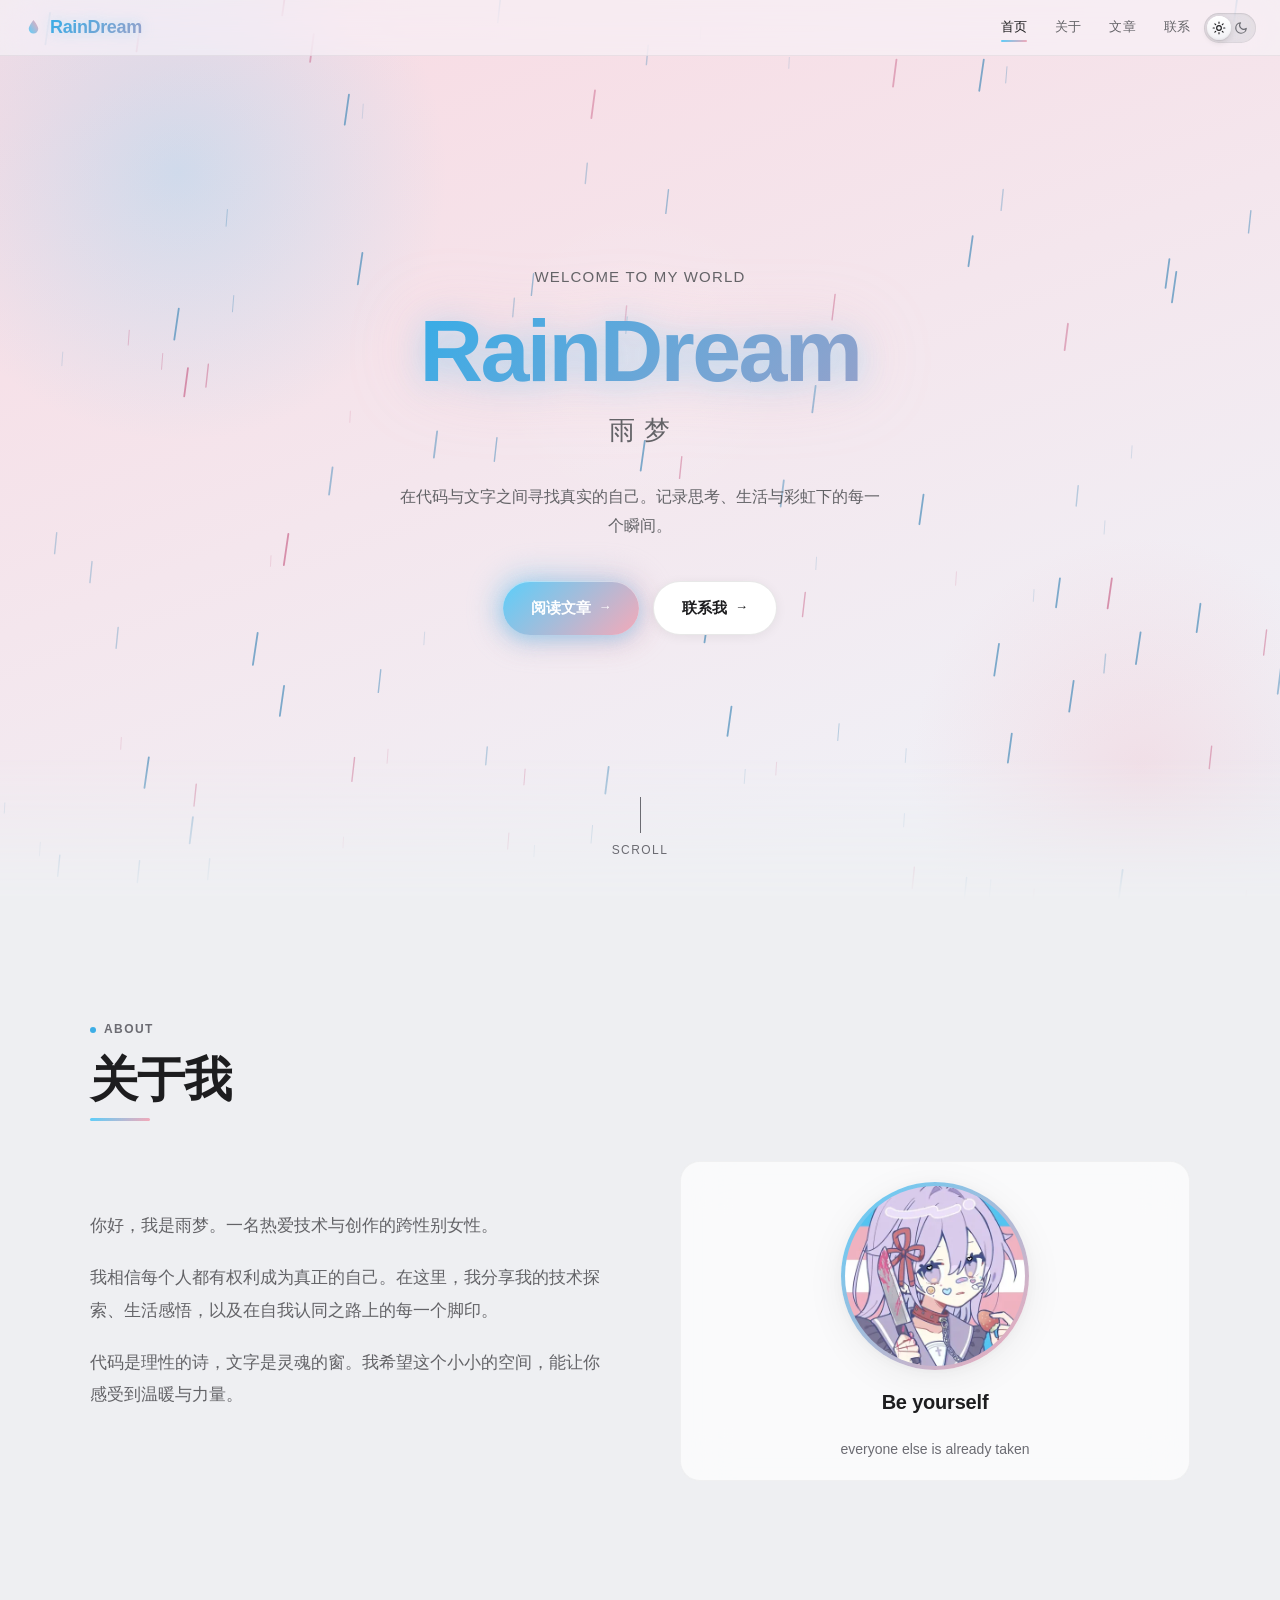
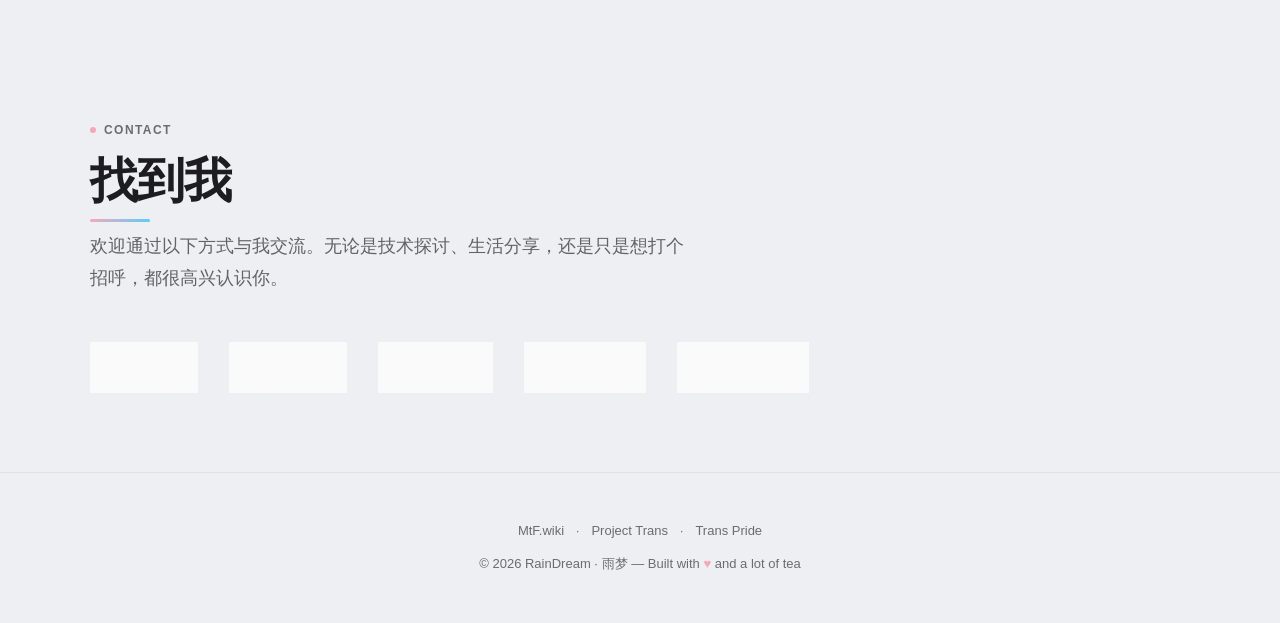
<file: index.html>
<!DOCTYPE html>
<html lang="zh-CN" data-theme="light">
<head>
<meta charset="UTF-8">
<meta name="viewport" content="width=device-width, initial-scale=1.0">
<title>RainDream · 雨梦</title>
<link rel="icon" href="data:image/svg+xml,%3Csvg%20xmlns%3D%22http%3A%2F%2Fwww.w3.org%2F2000%2Fsvg%22%20viewBox%3D%220%200%2064%2064%22%3E%0A%20%20%3Ccircle%20cx%3D%2232%22%20cy%3D%2232%22%20r%3D%2230%22%20fill%3D%22%23fff%22%20stroke%3D%22%23F5A9B8%22%20stroke-width%3D%223%22%2F%3E%0A%20%20%3Cpath%20d%3D%22M32%2012%20C32%2012%2C%2018%2014%2C%2014%2022%20C10%2030%2C%2022%2032%2C%2028%2028%20C22%2032%2C%2012%2038%2C%2018%2046%20C24%2054%2C%2036%2046%2C%2038%2040%20C34%2046%2C%2034%2056%2C%2044%2054%20C54%2052%2C%2050%2040%2C%2044%2036%20C50%2040%2C%2058%2036%2C%2054%2026%20C50%2016%2C%2040%2018%2C%2036%2024%22%20fill%3D%22none%22%20stroke%3D%22%23F5A9B8%22%20stroke-width%3D%223%22%20stroke-linecap%3D%22round%22%2F%3E%0A%3C%2Fsvg%3E">
<meta name="description" content="RainDream 雨梦的个人网站 — 记录思考、代码与生活的交集">
<meta name="theme-color" content="#eeeff2">
<link rel="canonical" href="https://raindream.top/">
<meta property="og:type" content="website">
<meta property="og:site_name" content="RainDream">
<meta property="og:title" content="RainDream · 雨梦">
<meta property="og:description" content="记录思考、代码与生活的交集">
<meta property="og:url" content="https://raindream.top/">
<meta property="og:image" content="https://raindream.top/avatar.jpg">
<meta name="twitter:card" content="summary">
<meta name="twitter:title" content="RainDream · 雨梦">
<meta name="twitter:description" content="记录思考、代码与生活的交集">
<meta name="twitter:image" content="https://raindream.top/avatar.jpg">
<script>
(function(){
document.documentElement.classList.add('js');
if('scrollRestoration' in history)history.scrollRestoration='manual';
var d=document.documentElement,t=null;
try{t=localStorage.getItem('theme');}catch(e){}
if(t==='dark')d.setAttribute('data-theme','dark');
else if(t==='light')d.setAttribute('data-theme','light');
else if(window.matchMedia&&window.matchMedia('(prefers-color-scheme: dark)').matches)d.setAttribute('data-theme','dark');
window.__setThemeColor=function(){var m=document.querySelector('meta[name="theme-color"]');if(m)m.setAttribute('content',d.getAttribute('data-theme')==='dark'?'#0a0a14':'#eeeff2');};
window.__setThemeColor();
if(!location.hash)window.addEventListener('load',function(){window.scrollTo({top:0,left:0,behavior:'auto'});});
})();
</script>
<link rel="stylesheet" href="styles.css">
<style>
/* ===== Preloader ===== */
html.is-loading,html.is-loading body{overflow:hidden}
.preloader{position:fixed;inset:0;z-index:9999;display:flex;align-items:center;justify-content:center;overflow:hidden;background:var(--preloader-bg);transition:opacity .45s cubic-bezier(.4,0,.2,1),visibility .45s}
.preloader.is-done{opacity:0;visibility:hidden;pointer-events:none}
.preloader-bg{position:absolute;inset:0;overflow:hidden}
.preloader-bg::before,.preloader-bg::after{content:'';position:absolute;border-radius:50%;opacity:.55}
.preloader-bg::before{width:520px;height:520px;left:-160px;top:-160px;background:radial-gradient(circle,rgba(91,206,250,.70),transparent 68%);animation:preloaderFloatA 9s ease-in-out infinite}
.preloader-bg::after{width:460px;height:460px;right:-140px;bottom:-160px;background:radial-gradient(circle,rgba(245,169,184,.68),transparent 68%);animation:preloaderFloatB 8s ease-in-out infinite}
.preloader-inner{position:relative;z-index:2;text-align:center;padding:0 28px;opacity:0;transform:translateY(14px) scale(.97);animation:preloaderIn .7s .12s cubic-bezier(.22,1,.36,1) forwards}
.preloader-mark{width:58px;height:58px;filter:drop-shadow(0 8px 18px rgba(91,206,250,.28));animation:preloaderMark 2.8s ease-in-out infinite}
.preloader-title{margin-top:18px;font-size:clamp(32px,7vw,52px);font-weight:800;letter-spacing:-.04em;background:linear-gradient(135deg,#5BCEFA,#F5A9B8);background-size:180% auto;-webkit-background-clip:text;-webkit-text-fill-color:transparent;background-clip:text;animation:preloaderTitle 4s ease infinite}
.preloader-subtitle{margin-top:7px;font-size:11px;font-weight:600;letter-spacing:.34em;text-transform:uppercase;color:var(--text-2)}
.preloader-progress{position:relative;width:min(300px,72vw);height:4px;margin:30px auto 0;border-radius:999px;background:var(--preloader-track);overflow:hidden}
.preloader-progress-bar{position:absolute;left:0;top:0;bottom:0;width:0;border-radius:inherit;background:linear-gradient(90deg,#5BCEFA,#F5A9B8);box-shadow:0 0 16px rgba(91,206,250,.55);overflow:hidden}
.preloader-progress-bar::after{content:'';position:absolute;inset:0;background:linear-gradient(110deg,transparent,rgba(255,255,255,.55),transparent);transform:translateX(-100%);animation:preloaderShine 1.4s ease-in-out infinite}
.preloader-meta{display:flex;justify-content:space-between;width:min(300px,72vw);margin:11px auto 0;font-size:11px;letter-spacing:.16em;color:var(--text-3);text-transform:uppercase}

/* ===== Hero ===== */
.hero{min-height:100vh;min-height:100svh;display:flex;align-items:center;justify-content:center;position:relative;overflow:hidden;padding:0 24px}
.hero-bg{position:absolute;top:-100%;left:-100%;width:300%;height:300%;background:var(--gradient-hero-light);z-index:0;transform:translate(33.3333%,0%);animation:heroFlow 8s ease infinite}
.hero-bg::before{content:'';position:absolute;top:0;left:0;right:0;bottom:0;background:var(--gradient-hero-dark);opacity:0;transition:opacity .5s cubic-bezier(.4,0,.2,1)}
[data-theme="dark"] .hero-bg::before{opacity:1}
.hero-blob{position:absolute;opacity:.7;transition:opacity .8s ease}
.hero-blob--blue{width:560px;height:560px;background:radial-gradient(circle,rgba(91,206,250,.36),transparent 68%);top:-12%;left:-8%;animation:floatBlue 7s ease-in-out infinite}
.hero-blob--pink{width:480px;height:480px;background:radial-gradient(circle,rgba(245,169,184,.34),transparent 68%);bottom:-12%;right:-8%;animation:floatPink 6s ease-in-out infinite}
.hero-blob--white{width:320px;height:320px;background:radial-gradient(circle,rgba(255,255,255,.22),transparent 70%);top:40%;left:50%;transform:translate(-50%,-50%);animation:floatWhite 9s ease-in-out infinite}
.hero-blob-wrap{position:absolute;top:0;left:0;right:0;bottom:0;inset:0;z-index:0}
.hero-rain{position:absolute;top:0;left:0;right:0;bottom:0;inset:0;z-index:1;pointer-events:none}
.hero--offscreen .hero-bg,.hero--offscreen .hero-blob{animation-play-state:paused}
.hero::after{content:'';position:absolute;left:0;right:0;bottom:0;height:clamp(90px,16vh,180px);background:var(--bg);-webkit-mask-image:linear-gradient(180deg,transparent,#000);mask-image:linear-gradient(180deg,transparent,#000);z-index:1;pointer-events:none;transition:background-color .5s cubic-bezier(.4,0,.2,1)}
.hero-content{position:relative;z-index:2;text-align:center;max-width:720px}
.hero-greeting{font-size:15px;font-weight:500;color:var(--text-2);letter-spacing:0.08em;text-transform:uppercase;margin-bottom:16px;opacity:0;animation:fadeUp .6s .05s ease forwards}
.hero-name{font-size:clamp(48px,8vw,88px);font-weight:800;letter-spacing:-0.03em;line-height:1.05;margin-bottom:12px;background:var(--gradient-title);background-size:200% auto;-webkit-background-clip:text;-webkit-text-fill-color:transparent;background-clip:text;opacity:0;animation:fadeUp .6s .12s ease forwards,textFlow 3s .5s ease 2;filter:drop-shadow(0 3px 16px rgba(91,206,250,.45)) drop-shadow(0 0 34px rgba(245,169,184,.30))}
[data-theme="dark"] .hero-name{filter:drop-shadow(0 3px 18px rgba(91,206,250,.50)) drop-shadow(0 0 42px rgba(245,169,184,.35))}
.hero-sub{font-size:clamp(18px,3vw,26px);font-weight:400;color:var(--text-2);letter-spacing:0.04em;margin-bottom:32px;opacity:0;animation:fadeUp .6s .2s ease forwards}
.hero-desc{font-size:16px;color:var(--text-2);max-width:480px;margin:0 auto 40px;line-height:1.8;opacity:0;animation:fadeUp .6s .28s ease forwards}
.hero-actions{display:flex;gap:14px;justify-content:center;flex-wrap:wrap;opacity:0;animation:fadeUp .6s .36s ease forwards}
.hero-btn{display:inline-flex;align-items:center;gap:8px;padding:14px 28px;border-radius:28px;font-size:15px;font-weight:600;letter-spacing:-0.01em;transition:all .35s cubic-bezier(.25,.1,.25,1);position:relative}
.hero-btn--primary{background:var(--gradient-accent);color:#fff;box-shadow:0 4px 18px rgba(91,206,250,.45),0 6px 26px rgba(245,169,184,.28),inset 0 1px 0 rgba(255,255,255,.45)}
.hero-btn--primary::before{content:'';position:absolute;top:-6px;left:-6px;right:-6px;bottom:-6px;border-radius:34px;background:var(--gradient-accent);filter:blur(15px);opacity:.5;z-index:-1;pointer-events:none;animation:btnGlow 4.6s ease-in-out infinite}
.hero-btn--primary:hover{transform:translateY(-2px);box-shadow:0 8px 30px rgba(91,206,250,.60),0 10px 40px rgba(245,169,184,.38),inset 0 1px 0 rgba(255,255,255,.55)}
.hero-btn--primary:hover::before{opacity:.85;filter:blur(19px)}
.hero-btn--primary:active{transform:translateY(0)}
.hero-btn--secondary{background:var(--bg-card-solid);backdrop-filter:blur(16px);-webkit-backdrop-filter:blur(16px);color:var(--text);border:1px solid rgba(0,0,0,.09);box-shadow:0 2px 12px rgba(0,0,0,.06)}
[data-theme="dark"] .hero-btn--secondary{background:var(--bg-card);border-color:var(--border);box-shadow:var(--shadow-sm)}
.hero-btn--secondary:hover{transform:translateY(-2px);border-color:rgba(91,206,250,.5);box-shadow:0 8px 26px rgba(91,206,250,.24);background:var(--bg-card-solid)}
.hero-btn--secondary:active{transform:translateY(0)}
.hero-btn-arrow{display:inline-block;transition:transform .3s ease;font-size:13px}
.hero-btn:hover .hero-btn-arrow{transform:translateX(3px)}
.hero-scroll{position:absolute;bottom:40px;left:0;right:0;display:flex;flex-direction:column;align-items:center;z-index:2;opacity:0;animation:fadeUp .6s .44s ease forwards}
.hero-scroll span{display:block;width:1px;height:36px;background:var(--text-3);margin:0 auto 8px;animation:scrollPulse 2s ease-in-out infinite}
.hero-scroll small{font-size:12px;letter-spacing:0.12em;text-transform:uppercase;color:var(--text-3)}

/* ===== 联系区专属修饰 ===== */
#contact .section-label::before{background:var(--pink)}
#contact .section-title::after{background:linear-gradient(90deg,#F5A9B8,#5BCEFA)}

/* ===== About ===== */
.about-grid{display:grid;grid-template-columns:1fr 1fr;gap:80px;align-items:center;margin-top:32px}
.about-text p{font-size:17px;line-height:1.9;color:var(--text-2);margin-bottom:20px}
.about-visual{position:relative;height:320px;border-radius:20px;overflow:hidden;background:var(--bg-card);backdrop-filter:blur(24px);-webkit-backdrop-filter:blur(24px);border:1px solid var(--border-card);display:flex;align-items:center;justify-content:center}
.about-avatar{width:188px;height:188px;border-radius:50%;object-fit:cover;padding:4px;background:var(--gradient-accent);border:0;box-shadow:var(--shadow);animation:avatarHalo 3.8s ease-out infinite}
/* 头像滚出视口后暂停光环动画：box-shadow 动画每帧都会重绘，看不见时没必要算 */
.about--offscreen .about-avatar{animation-play-state:paused}
.about-visual-inner{text-align:center;display:flex;flex-direction:column;align-items:center;gap:16px}
.about-visual-text{font-size:20px;font-weight:600;color:var(--text);letter-spacing:-0.01em}
.about-visual-sub{font-size:14px;color:var(--text-3);margin-top:4px}

/* ===== Contact ===== */
.contact-grid{display:flex;gap:32px;flex-wrap:wrap;margin-top:48px}
.contact-link{display:flex;align-items:center;gap:10px;padding:12px 20px;border-radius:12px;background:var(--bg-card);backdrop-filter:blur(16px);-webkit-backdrop-filter:blur(16px);border:1px solid var(--border-card);font-size:15px;font-weight:500;color:var(--text-2);transition:all .3s ease}
.contact-link:hover{color:var(--text);border-color:var(--border);transform:translateY(-2px);box-shadow:var(--shadow)}
.contact-link-icon{width:18px;height:18px;flex-shrink:0;transition:transform .45s cubic-bezier(.32,.72,0,1),color .3s ease}
.contact-link:hover .contact-link-icon{transform:translateY(-2px) scale(1.12);color:var(--blue)}

/* ===== 动画（首页专属） ===== */
@keyframes fadeUp{from{opacity:0;transform:translateY(24px)}to{opacity:1;transform:translateY(0)}}
@keyframes float{0%,100%{transform:translateY(0)}50%{transform:translateY(-20px)}}
@keyframes scrollPulse{0%,100%{opacity:.3;transform:scaleY(1)}50%{opacity:1;transform:scaleY(1.4)}}
@keyframes heroFlow{0%{transform:translate(33.3333%,0%)}20%{transform:translate(-20%,20%)}40%{transform:translate(6.6667%,-26.6667%)}60%{transform:translate(-33.3333%,13.3333%)}80%{transform:translate(20%,-20%)}100%{transform:translate(33.3333%,0%)}}
@keyframes floatBlue{0%{transform:translate(0,0) scale(1)}18%{transform:translate(50px,-30px) scale(1.1)}36%{transform:translate(-25px,40px) scale(0.92)}54%{transform:translate(-45px,-20px) scale(1.05)}72%{transform:translate(20px,35px) scale(0.95)}90%{transform:translate(35px,-45px) scale(1.07)}100%{transform:translate(0,0) scale(1)}}
@keyframes floatPink{0%{transform:translate(0,0) scale(1)}16%{transform:translate(-40px,-35px) scale(1.08)}32%{transform:translate(30px,30px) scale(0.9)}48%{transform:translate(45px,-25px) scale(1.06)}64%{transform:translate(-20px,45px) scale(0.94)}80%{transform:translate(-35px,-40px) scale(1.04)}100%{transform:translate(0,0) scale(1)}}
@keyframes floatWhite{0%{transform:translate(-50%,-50%) scale(1)}25%{transform:translate(-40%,-60%) scale(1.1)}50%{transform:translate(-60%,-40%) scale(0.92)}75%{transform:translate(-50%,-55%) scale(1.06)}100%{transform:translate(-50%,-50%) scale(1)}}
@keyframes btnGlow{0%,100%{opacity:.40;transform:scale(.97)}50%{opacity:.70;transform:scale(1.03)}}
@keyframes avatarHalo{0%{box-shadow:var(--shadow),0 0 0 0 var(--blue-soft)}70%{box-shadow:var(--shadow),0 0 0 16px rgba(91,206,250,0)}100%{box-shadow:var(--shadow),0 0 0 0 rgba(91,206,250,0)}}
@keyframes preloaderIn{to{opacity:1;transform:none}}
@keyframes preloaderFloatA{0%,100%{transform:translate(0,0) scale(1)}50%{transform:translate(35px,25px) scale(1.08)}}
@keyframes preloaderFloatB{0%,100%{transform:translate(0,0) scale(1)}50%{transform:translate(-28px,-32px) scale(1.06)}}
@keyframes preloaderMark{0%,100%{transform:translateY(0) rotate(0)}50%{transform:translateY(-6px) rotate(3deg)}}
@keyframes preloaderTitle{0%,100%{background-position:0 50%}50%{background-position:100% 50%}}
@keyframes preloaderShine{0%{transform:translateX(-100%)}60%,100%{transform:translateX(100%)}}

/* ===== 减少动态效果（首页专属元素） ===== */
@media (prefers-reduced-motion:reduce){
.hero-greeting,.hero-name,.hero-sub,.hero-desc,.hero-actions,.hero-scroll{opacity:1 !important;transform:none !important;animation:none !important;transition:none !important}
.hero-bg,.hero-bg::before,.hero-blob,.about-avatar,.hero-btn--primary::before{animation:none !important;transition:none !important}
.hero::after{transition:none !important}
.hero-bg{transform:translate(33.3333%,33.3333%) !important}
}

/* ===== 首屏进场前隐藏导航与 Hero（由预加载控制） ===== */
html.js:not(.app-ready) .nav,
html.js:not(.app-ready) .nav-logo,
html.js:not(.app-ready) .nav-links a,
html.js:not(.app-ready) .theme-toggle,
html.js:not(.app-ready) .hero-greeting,
html.js:not(.app-ready) .hero-name,
html.js:not(.app-ready) .hero-sub,
html.js:not(.app-ready) .hero-desc,
html.js:not(.app-ready) .hero-actions,
html.js:not(.app-ready) .hero-scroll{opacity:0 !important;animation:none !important}
html.js:not(.app-ready) .nav{transform:translateY(-56px)}
html.js:not(.app-ready) .hero-greeting,
html.js:not(.app-ready) .hero-sub,
html.js:not(.app-ready) .hero-desc,
html.js:not(.app-ready) .hero-actions,
html.js:not(.app-ready) .hero-scroll{transform:translateY(18px)}

/* ===== 响应式（首页专属） ===== */
@media(max-width:1024px){
.about-grid{gap:48px}
.about-visual{height:280px}
}
@media(max-width:768px){
.hero-blob--blue{width:280px;height:280px}
.hero-blob--pink{width:240px;height:240px}
.hero-blob--white{width:180px;height:180px}
.hero-actions{flex-direction:column;align-items:center}
.hero-btn{width:100%;max-width:280px;justify-content:center}
.about-grid{grid-template-columns:1fr;gap:40px}
.about-visual{height:260px}
.about-avatar{width:148px;height:148px}
.contact-grid{flex-direction:column;align-items:stretch}
.contact-link{justify-content:center}
.hero-scroll{bottom:24px}
}
@media(max-width:480px){
.hero-name{font-size:clamp(38px,10vw,52px)}
.hero-sub{font-size:18px}
.hero-desc{font-size:14px;padding:0 8px}
.hero-greeting{font-size:13px}
.section-title{font-size:28px}
.section-desc{font-size:15px}
.about-visual{height:220px}
.about-avatar{width:128px;height:128px}
.about-text p{font-size:15px}
}

/* 老浏览器不支持背景模糊时改用不透明底色 */
@supports not ((backdrop-filter:blur(1px)) or (-webkit-backdrop-filter:blur(1px))){
.contact-link,.about-visual{background:var(--bg-card-solid)}
}
</style>
<noscript><style>.reveal{opacity:1 !important;transform:none !important}.preloader{display:none !important}</style></noscript>
</head>
<body>

<a class="skip-link" href="#main">跳到主要内容</a>

<div class="preloader" id="preloader" aria-hidden="true">
<div class="preloader-bg" aria-hidden="true"></div>
<div class="preloader-inner">
<svg class="preloader-mark" width="64" height="64" viewBox="0 0 64 64" aria-hidden="true"><defs><linearGradient id="preloaderGrad" x1="0" y1="0" x2="1" y2="1"><stop offset="0%" stop-color="#5BCEFA"/><stop offset="100%" stop-color="#F5A9B8"/></linearGradient></defs><path d="M32 6c0 0-20 18.4-20 33a20 20 0 0 0 40 0C52 24.4 32 6 32 6Z" fill="url(#preloaderGrad)"/></svg>
<h1 class="preloader-title">RainDream</h1>
<p class="preloader-subtitle">Personal Website</p>
<div class="preloader-progress"><span class="preloader-progress-bar" id="preloaderBar"></span></div>
<div class="preloader-meta"><span id="preloaderPercent">0%</span><span>Loading</span></div>
</div>
</div>

<!-- Navigation -->
<nav class="nav" id="nav">
<a href="#hero" class="nav-logo"><svg class="logo-mark" width="19" height="19" viewBox="0 0 24 24" aria-hidden="true"><defs><linearGradient id="logoGrad" x1="0" y1="1" x2="1" y2="0"><stop offset="0%" stop-color="#5BCEFA"/><stop offset="100%" stop-color="#F5A9B8"/></linearGradient></defs><path d="M12 2.4C12 2.4 6 9.6 6 13.6a6 6 0 0 0 12 0c0-4-6-11.2-6-11.2z" fill="url(#logoGrad)"/></svg><span class="logo-text">RainDream</span></a>
<div class="nav-actions">
<button class="nav-burger" id="navBurger" aria-label="打开菜单" aria-expanded="false" aria-controls="navLinks"><svg width="20" height="20" viewBox="0 0 24 24" fill="none" stroke="currentColor" stroke-width="2" stroke-linecap="round"><path d="M3 6h18M3 12h18M3 18h18"/></svg></button>
<div class="nav-links" id="navLinks">
<a href="#hero" class="active">首页</a>
<a href="#about">关于</a>
<a href="blog.html">文章</a>
<a href="#contact">联系</a>
</div>
<button class="theme-toggle" id="themeToggle" role="switch" aria-label="切换深浅色模式" aria-checked="false">
<svg class="toggle-icon toggle-sun" width="12" height="12" viewBox="0 0 24 24" fill="none" stroke="currentColor" stroke-width="2" stroke-linecap="round" stroke-linejoin="round" aria-hidden="true"><circle cx="12" cy="12" r="4"/><path d="M12 2v2M12 20v2M4.93 4.93l1.41 1.41M17.66 17.66l1.41 1.41M2 12h2M20 12h2M6.34 17.66l-1.41 1.41M19.07 4.93l-1.41 1.41"/></svg>
<svg class="toggle-icon toggle-moon" width="12" height="12" viewBox="0 0 24 24" fill="none" stroke="currentColor" stroke-width="2" stroke-linecap="round" stroke-linejoin="round" aria-hidden="true"><path d="M21 12.79A9 9 0 1 1 11.21 3 7 7 0 0 0 21 12.79z"/></svg>
</button>
</div>
</nav>

<main id="main">
<!-- Hero -->
<section class="hero" id="hero">
<div class="hero-bg"></div>
<div class="hero-blob-wrap" id="blobWrap0"><div class="hero-blob hero-blob--blue"></div></div>
<div class="hero-blob-wrap" id="blobWrap1"><div class="hero-blob hero-blob--pink"></div></div>
<div class="hero-blob-wrap" id="blobWrap2"><div class="hero-blob hero-blob--white"></div></div>
<canvas class="hero-rain" id="rain" aria-hidden="true"></canvas>
<div class="hero-content">
<p class="hero-greeting">Welcome to my world</p>
<h1 class="hero-name">RainDream</h1>
<p class="hero-sub">雨 梦</p>
<p class="hero-desc">在代码与文字之间寻找真实的自己。记录思考、生活与彩虹下的每一个瞬间。</p>
<div class="hero-actions">
<a href="blog.html" class="hero-btn hero-btn--primary">
阅读文章<span class="hero-btn-arrow">→</span>
</a>
<a href="#contact" class="hero-btn hero-btn--secondary scroll-link">
联系我<span class="hero-btn-arrow">→</span>
</a>
</div>
</div>
<div class="hero-scroll">
<span></span>
<small>Scroll</small>
</div>
</section>

<!-- About -->
<section class="section" id="about">
<div class="section-inner">
<p class="section-label reveal">About</p>
<h2 class="section-title reveal">关于我</h2>
<div class="about-grid">
<div class="about-text reveal">
<p>你好，我是雨梦。一名热爱技术与创作的跨性别女性。</p>
<p>我相信每个人都有权利成为真正的自己。在这里，我分享我的技术探索、生活感悟，以及在自我认同之路上的每一个脚印。</p>
<p>代码是理性的诗，文字是灵魂的窗。我希望这个小小的空间，能让你感受到温暖与力量。</p>
</div>
<div class="about-visual reveal">
<div class="about-visual-inner">
<img src="avatar.webp" alt="雨梦" class="about-avatar" width="188" height="188" decoding="async" loading="lazy">
<div class="about-visual-text">Be yourself</div>
<div class="about-visual-sub">everyone else is already taken</div>
</div>
</div>
</div>
</div>
</section>

<!-- Contact -->
<section class="section" id="contact" style="padding-bottom:80px">
<div class="section-inner">
<p class="section-label reveal">Contact</p>
<h2 class="section-title reveal">找到我</h2>
<p class="section-desc reveal">欢迎通过以下方式与我交流。无论是技术探讨、生活分享，还是只是想打个招呼，都很高兴认识你。</p>
<div class="contact-grid reveal">
<a href="mailto:yuxuerumeng@outlook.com" class="contact-link">
<svg class="contact-link-icon" width="18" height="18" viewBox="0 0 24 24" fill="none" stroke="currentColor" stroke-width="2" stroke-linecap="round" stroke-linejoin="round" aria-hidden="true"><rect x="2" y="4" width="20" height="16" rx="2"/><path d="m22 7-8.97 5.7a1.94 1.94 0 0 1-2.06 0L2 7"/></svg> Email
</a>
<a href="https://github.com/yuxuerumeng" target="_blank" rel="noopener" class="contact-link">
<svg class="contact-link-icon" width="18" height="18" viewBox="0 0 24 24" fill="currentColor" aria-hidden="true"><path d="M12 0C5.37 0 0 5.37 0 12c0 5.31 3.435 9.795 8.205 11.385.6.105.825-.255.825-.57 0-.285-.015-1.23-.015-2.235-3.015.555-3.795-.735-4.035-1.41-.135-.345-.72-1.41-1.23-1.695-.42-.225-1.02-.78-.015-.795.945-.015 1.62.87 1.845 1.23 1.08 1.815 2.805 1.305 3.495.99.105-.78.42-1.305.765-1.605-2.67-.3-5.46-1.335-5.46-5.925 0-1.305.465-2.385 1.23-3.225-.12-.3-.54-1.53.12-3.18 0 0 1.005-.315 3.3 1.23.96-.27 1.98-.405 3-.405s2.04.135 3 .405c2.295-1.56 3.3-1.23 3.3-1.23.66 1.65.24 2.88.12 3.18.765.84 1.23 1.905 1.23 3.225 0 4.605-2.805 5.625-5.475 5.925.435.375.81 1.095.81 2.22 0 1.605-.015 2.895-.015 3.3 0 .315.225.69.825.57A12.02 12.02 0 0 0 24 12c0-6.63-5.37-12-12-12Z"/></svg> GitHub
</a>
<a href="https://x.com/ReverieNya" target="_blank" rel="noopener" class="contact-link">
<svg class="contact-link-icon" width="18" height="18" viewBox="0 0 24 24" fill="currentColor" aria-hidden="true"><path d="M18.244 2.25h3.308l-7.227 8.26 8.502 11.24H16.17l-5.214-6.817L4.99 21.75H1.68l7.73-8.835L1.254 2.25H8.08l4.713 6.231zm-1.161 17.52h1.833L7.084 4.126H5.117z"/></svg> Twitter
</a>
<a href="https://discord.com/users/1140592993917739130" target="_blank" rel="noopener" class="contact-link">
<svg class="contact-link-icon" width="18" height="18" viewBox="0 0 24 24" fill="currentColor" aria-hidden="true"><path d="M20.317 4.37a19.791 19.791 0 0 0-4.885-1.515.074.074 0 0 0-.079.037c-.21.375-.444.864-.608 1.25a18.27 18.27 0 0 0-5.487 0 12.64 12.64 0 0 0-.617-1.25.077.077 0 0 0-.079-.037A19.736 19.736 0 0 0 3.677 4.37a.07.07 0 0 0-.032.027C.533 9.046-.32 13.58.099 18.057a.082.082 0 0 0 .031.057 19.9 19.9 0 0 0 5.993 3.03.078.078 0 0 0 .084-.028 14.09 14.09 0 0 0 1.226-1.994.076.076 0 0 0-.041-.106 13.107 13.107 0 0 1-1.872-.892.077.077 0 0 1-.008-.128 10.2 10.2 0 0 0 .372-.292.074.074 0 0 1 .077-.01c3.928 1.793 8.18 1.793 12.062 0a.074.074 0 0 1 .078.01c.12.098.246.198.373.292a.077.077 0 0 1-.006.127 12.299 12.299 0 0 1-1.873.892.077.077 0 0 0-.041.107c.36.698.772 1.362 1.225 1.993a.076.076 0 0 0 .084.028 19.839 19.839 0 0 0 6.002-3.03.077.077 0 0 0 .032-.054c.5-5.177-.838-9.674-3.549-13.66a.061.061 0 0 0-.031-.03zM8.02 15.33c-1.183 0-2.157-1.085-2.157-2.419 0-1.333.956-2.419 2.157-2.419 1.21 0 2.176 1.096 2.157 2.42 0 1.333-.956 2.418-2.157 2.418zm7.975 0c-1.183 0-2.157-1.085-2.157-2.419 0-1.333.955-2.419 2.157-2.419 1.21 0 2.176 1.096 2.157 2.42 0 1.333-.946 2.418-2.157 2.418z"/></svg> Discord
</a>
<a href="https://t.me/raindreamnya" target="_blank" rel="noopener" class="contact-link">
<svg class="contact-link-icon" width="18" height="18" viewBox="0 0 24 24" fill="currentColor" aria-hidden="true"><path d="M11.944 0A12 12 0 0 0 0 12a12 12 0 0 0 12 12 12 12 0 0 0 12-12A12 12 0 0 0 12 0a12 12 0 0 0-.056 0zm4.962 7.224c.1-.002.321.023.465.14a.506.506 0 0 1 .171.325c.016.093.036.306.02.472-.18 1.898-.962 6.502-1.36 8.627-.168.9-.499 1.201-.82 1.23-.696.065-1.225-.46-1.9-.902-1.056-.693-1.653-1.124-2.678-1.8-1.185-.78-.417-1.21.258-1.91.177-.184 3.247-2.977 3.307-3.23.007-.032.014-.15-.056-.212s-.174-.041-.249-.024c-.106.024-1.793 1.14-5.061 3.345-.48.33-.913.49-1.302.48-.428-.008-1.252-.241-1.865-.44-.752-.245-1.349-.374-1.297-.789.027-.216.325-.437.893-.663 3.498-1.524 5.83-2.529 6.998-3.014 3.332-1.386 4.025-1.627 4.476-1.635z"/></svg> Telegram
</a>
</div>
</div>
</section>
</main>

<footer class="footer">
<div class="footer-links">
<a href="https://mtf.wiki" target="_blank" rel="noopener">MtF.wiki</a>
<span class="footer-dot">·</span>
<a href="https://github.com/project-trans" target="_blank" rel="noopener">Project Trans</a>
<span class="footer-dot">·</span>
<a href="https://transgenderpride.org" target="_blank" rel="noopener">Trans Pride</a>
</div>
<p class="footer-text">© <span class="footer-year">2026</span> RainDream · 雨梦 — Built with <span class="footer-heart">♥</span> and a lot of tea</p>
</footer>

<!-- Back to Top -->
<button class="back-top" id="backTop" aria-label="返回顶部">↑</button>

<script src="common.js"></script>
<script>
/* ===== Rain ===== */
(function(){
var cv=document.getElementById('rain');
if(!cv||!cv.getContext)return;
var rmq=window.matchMedia&&window.matchMedia('(prefers-reduced-motion: reduce)');
if(rmq&&rmq.matches)return;              // 系统要求减少动效时不下雨
var ctx=cv.getContext('2d');
var W=0,H=0,drops=[],rafId=null,running=false,visible=true,last=0;

// 雨滴按「颜色 x 透明度档 x 线宽」分组：每帧每组只设置一次画笔、只描一次路径。
var DARK_COLORS=['91,206,250','245,169,184'];
var LIGHT_COLORS=['54,130,180','198,90,130'];
var ALPHAS=[0.14,0.26,0.38,0.52];
var WIDTHS=[1,1.4,1.8];
var PER_COLOR=ALPHAS.length*WIDTHS.length;
var GROUP_COUNT=DARK_COLORS.length*PER_COLOR;
var GROUPS=[],GBUF=[];
for(var gi=0;gi<GROUP_COUNT;gi++){
var colorIdx=Math.floor(gi/PER_COLOR);
var rem=gi%PER_COLOR;
var alphaIdx=Math.floor(rem/WIDTHS.length);
var widthIdx=rem%WIDTHS.length;
GROUPS.push({dark:DARK_COLORS[colorIdx],light:LIGHT_COLORS[colorIdx],a:ALPHAS[alphaIdx],w:WIDTHS[widthIdx]});
GBUF.push([]);
}
function nearestIndex(values,value){
var best=0,bd=1e9;
for(var i=0;i<values.length;i++){
var dd=Math.abs(values[i]-value);
if(dd<bd){bd=dd;best=i;}
}
return best;
}
function groupIndex(alpha,width){
return nearestIndex(ALPHAS,alpha)*WIDTHS.length+nearestIndex(WIDTHS,width);
}

var maxDrops=0,minDrops=0,frameEma=16,lastQualityCheck=0;

function getPixelRatio(){
var dpr=window.devicePixelRatio||1;
var area=W*H;
if(area>2500000)return Math.min(dpr,1);
if(area>1400000)return Math.min(dpr,1.25);
return Math.min(dpr,1.5);
}

function resetDrop(d,init){
d.depth=Math.random();
d.len=10+d.depth*22;
d.sp=300+d.depth*620;
d.alpha=0.12+d.depth*0.40;
d.width=d.depth<0.35?1:(d.depth<0.72?1.4:1.8);
d.baseSlant=0.08+d.depth*0.20;
d.pink=Math.random()<0.34;
d.x=Math.random()*(W+180)-90;
d.y=init?Math.random()*H:-d.len-Math.random()*H*0.35-12;
d.g=(d.pink?PER_COLOR:0)+groupIndex(d.alpha,d.width);
}
function createDrop(init){
var d={};
resetDrop(d,init);
return d;
}
function computeDropCount(){
var n=Math.round(W*H/8600);
n=Math.max(35,Math.min(165,n));
if(navigator.deviceMemory&&navigator.deviceMemory<=4)n=Math.min(n,120);
return n;
}
function setDropCount(n){
if(n===drops.length)return;
if(n<drops.length)drops.length=n;
else while(drops.length<n)drops.push(createDrop(true));
}
function layout(){
var r=cv.parentNode.getBoundingClientRect();
W=Math.round(r.width);H=Math.round(r.height);
if(!W||!H)return false;
var px=getPixelRatio();
cv.width=Math.round(W*px);cv.height=Math.round(H*px);
cv.style.width=W+'px';cv.style.height=H+'px';
ctx.setTransform(px,0,0,px,0,0);
return true;
}
function seed(){
maxDrops=computeDropCount();
minDrops=Math.max(24,Math.round(maxDrops*0.35));
drops=[];
for(var i=0;i<maxDrops;i++)drops.push(createDrop(true));
}
function resize(){
var oldW=W,oldH=H;
if(!layout())return;
if(!drops.length||Math.abs(W-oldW)>40){seed();}
else if(H!==oldH){
for(var i=0;i<drops.length;i++){
if(drops[i].y>H)drops[i].y=Math.random()*H;
}
}
}
function frame(t){
rafId=null;
if(!last)last=t;
var rawDt=(t-last)/1000;last=t;
var dt=rawDt>0.0175?0.0175:rawDt;
if(rawDt>0)frameEma+=(rawDt*1000-frameEma)*0.08;

// 自适应：掉帧时减少雨量，流畅时再逐步恢复
if(t-lastQualityCheck>1500){
lastQualityCheck=t;
if(frameEma>19&&drops.length>minDrops){
setDropCount(Math.max(minDrops,Math.floor(drops.length*0.82)));
}else if(frameEma<10.5&&drops.length<maxDrops){
setDropCount(Math.min(maxDrops,Math.ceil(drops.length*1.12)));
}
}

ctx.clearRect(0,0,W,H);
ctx.lineCap='round';
var dark=document.documentElement.getAttribute('data-theme')==='dark';
var alphaBoost=dark?1:1.2;
var gust=0.035*Math.sin(t*0.00035);
var i,g;
for(g=0;g<GROUP_COUNT;g++){if(GBUF[g].length)GBUF[g].length=0;}
for(i=0;i<drops.length;i++){
var d=drops[i];
var slant=d.baseSlant+gust;
d.y+=d.sp*dt;
d.x-=d.sp*slant*dt;
if(d.y-d.len>H||d.x<-100)resetDrop(d,false);
GBUF[d.g].push(d);
}
for(g=0;g<GROUP_COUNT;g++){
var arr=GBUF[g];
if(!arr.length)continue;
var palette=dark?GROUPS[g].dark:GROUPS[g].light;
ctx.strokeStyle='rgba('+palette+','+(GROUPS[g].a*alphaBoost).toFixed(3)+')';
ctx.lineWidth=GROUPS[g].w;
ctx.beginPath();
for(i=0;i<arr.length;i++){
var q=arr[i];
var sx=q.sp*(q.baseSlant+gust)*dt;
ctx.moveTo(q.x,q.y);
ctx.lineTo(q.x+sx,q.y-q.len);
}
ctx.stroke();
}
if(running)rafId=requestAnimationFrame(frame);
}
function start(){
if(running)return;
running=true;last=0;frameEma=16;lastQualityCheck=0;
if(rafId===null)rafId=requestAnimationFrame(frame);
}
function stop(){
running=false;
if(rafId!==null){cancelAnimationFrame(rafId);rafId=null;}
ctx.clearRect(0,0,W,H);
}
function bootRain(){
if(!layout())return;
seed();
var resizeTimer=null;
function onResize(){
if(resizeTimer)clearTimeout(resizeTimer);
resizeTimer=setTimeout(resize,150);
}
window.addEventListener('resize',onResize);
window.addEventListener('orientationchange',onResize);
window.addEventListener('load',resize);
if('ResizeObserver' in window){try{new ResizeObserver(onResize).observe(cv.parentNode);}catch(e){}}

if('IntersectionObserver' in window){
var host=cv.parentNode;
new IntersectionObserver(function(es){
var v=es[0].isIntersecting;
visible=v;
if(v){if(!running)start();}
else{if(running)stop();}
host.classList.toggle('hero--offscreen',!v);
},{threshold:0}).observe(host);
}else{start();}
document.addEventListener('visibilitychange',function(){
if(document.hidden)stop();else if(visible)start();
});
}
if(document.documentElement.classList.contains('app-ready'))bootRain();
else window.addEventListener('app:ready',bootRain,{once:true});
})();

/* ===== Mouse Parallax ===== */
function bootParallax(){
var hero=document.querySelector('.hero');
var reduceMotion=window.matchMedia&&window.matchMedia('(prefers-reduced-motion: reduce)').matches;
if(hero&&!reduceMotion){
var wraps=[document.getElementById('blobWrap0'),document.getElementById('blobWrap1'),document.getElementById('blobWrap2')];
var mx=0,my=0,tx=0,ty=0,rafId=null;
var depths=[-80,60,-55];
function step(){
rafId=null;
mx+=(tx-mx)*0.07;my+=(ty-my)*0.07;
wraps.forEach(function(w,i){if(w)w.style.transform='translate('+(mx*depths[i])+'px,'+(my*depths[i])+'px)';});
if(Math.abs(tx-mx)>0.002||Math.abs(ty-my)>0.002)rafId=requestAnimationFrame(step);
}
function wake(){if(rafId===null)rafId=requestAnimationFrame(step);}
hero.addEventListener('mousemove',function(e){tx=(e.clientX/window.innerWidth-0.5)*2;ty=(e.clientY/window.innerHeight-0.5)*2;wake();});
hero.addEventListener('touchmove',function(e){var t=e.touches[0];tx=(t.clientX/window.innerWidth-0.5)*2;ty=(t.clientY/window.innerHeight-0.5)*2;wake();},{passive:true});
hero.addEventListener('touchend',function(){tx=0;ty=0;wake();});
}
}
if(document.documentElement.classList.contains('app-ready'))bootParallax();
else window.addEventListener('app:ready',bootParallax,{once:true});

/* ===== 关于区滚出视口时暂停头像光环动画（box-shadow 动画会持续重绘） ===== */
(function(){
var about=document.getElementById('about');
if(!about||!('IntersectionObserver' in window))return;
new IntersectionObserver(function(es){
about.classList.toggle('about--offscreen',!es[0].isIntersecting);
},{threshold:0}).observe(about);
})();
</script>
<script>
(function(){
var preloader=document.getElementById('preloader');
var bar=document.getElementById('preloaderBar');
var percentEl=document.getElementById('preloaderPercent');
if(!preloader||!bar||!percentEl)return;

document.documentElement.classList.add('is-loading');
var current=0,target=0,rafId=null,lastTs=null,finished=false;
var milestones={dom:0,resources:0,load:0};
var lastRenderTs=-1e9,lastPct=-1;
function render(ts){
var pct=Math.round(current);
if(pct===lastPct)return;
if(ts!==undefined&&ts-lastRenderTs<80)return;   // 进度条不需要 60fps：限流，省掉每帧的样式重算与布局
lastPct=pct;lastRenderTs=ts===undefined?lastRenderTs:ts;
bar.style.width=pct+'%';
percentEl.textContent=pct+'%';
}
function setTarget(next){
target=next;
if(rafId===null)rafId=requestAnimationFrame(step);
}
function syncTarget(){
setTarget(Math.max(milestones.dom,milestones.resources,milestones.load));
}
function step(ts){
if(lastTs===null)lastTs=ts;
var dt=Math.min(48,ts-lastTs);
lastTs=ts;
var diff=target-current;
if(Math.abs(diff)>0.2)current+=diff*Math.min(1,dt/220);
else current=target;
render(ts);
if(target>=100&&current>=99.6&&!finished){
finished=true;
finish();
return;
}
rafId=requestAnimationFrame(step);
}
function finish(){
document.documentElement.classList.remove('is-loading');
document.documentElement.classList.add('app-ready');
window.dispatchEvent(new CustomEvent('app:ready'));
preloader.classList.add('is-done');
setTimeout(function(){
if(preloader.parentNode)preloader.parentNode.removeChild(preloader);
},500);
}

var trackableImages=[].slice.call(document.querySelectorAll('img:not([loading="lazy"])'));
function updateResourceProgress(){
var loaded=0;
for(var i=0;i<trackableImages.length;i++){
var img=trackableImages[i];
if(img.complete&&img.naturalWidth>0)loaded++;
}
milestones.resources=trackableImages.length?55+Math.round(loaded/trackableImages.length*35):72;
syncTarget();
}
for(var i=0;i<trackableImages.length;i++){
var img=trackableImages[i];
if(!img.complete){
img.addEventListener('load',updateResourceProgress);
img.addEventListener('error',updateResourceProgress);
}
}
updateResourceProgress();

function markDomReady(){
milestones.dom=72;
syncTarget();
}
if(document.readyState==='loading')document.addEventListener('DOMContentLoaded',markDomReady,{once:true});
else markDomReady();
function markLoaded(){
milestones.load=100;
syncTarget();
}
if(document.readyState==='complete')setTimeout(markLoaded,180);
else window.addEventListener('load',markLoaded,{once:true});
setTimeout(function(){
if(!finished){milestones.load=100;syncTarget();}
},2200);
render();
})();
</script>
</body>
</html>
</file>
<file: styles.css>
/* ==========================================================================
   RainDream · 雨梦 — 共享样式（index.html 与 blog.html 共用）
   页面专属样式仍留在各自的 <style> 里。
   ========================================================================== */

/* ===== CSS Variables ===== */
:root,[data-theme="light"]{
--bg:#eeeff2;
--bg-alt:#fafafc;
--bg-card:rgba(255,255,255,0.68);
--bg-card-solid:#fff;
--text:#1d1d1f;
--text-2:#636367;
--text-3:#6b6b72;
--nav-bg:rgba(245,245,247,0.64);
--nav-solid:#f5f5f7;
--nav-border:rgba(0,0,0,0.06);
--border:rgba(0,0,0,0.06);
--border-card:rgba(0,0,0,0.04);
--shadow-sm:0 1px 2px rgba(0,0,0,0.04);
--shadow:0 2px 12px rgba(0,0,0,0.04),0 8px 40px rgba(0,0,0,0.06);
--shadow-lg:0 4px 24px rgba(0,0,0,0.06),0 16px 64px rgba(0,0,0,0.1);
--blue:#3daee6;
--pink:#F5A9B8;
--blue-soft:rgba(61,174,230,0.35);
--pink-soft:rgba(245,169,184,0.30);
--blue-glow:rgba(61,174,230,0.55);
--pink-glow:rgba(245,169,184,0.50);
--gradient-hero:linear-gradient(160deg,#c8e0f4 0%,#f8dce4 25%,#f0f0f6 50%,#dcecf8 75%,#f8dce4 100%);
--gradient-hero-light:linear-gradient(160deg,#c8e0f4 0%,#f8dce4 25%,#f0f0f6 50%,#dcecf8 75%,#f8dce4 100%);
--gradient-hero-dark:linear-gradient(160deg,#0d0d24 0%,#1a1030 25%,#0f0f20 50%,#0d0d24 75%,#1a1030 100%);
--gradient-accent:linear-gradient(135deg,#5BCEFA,#F5A9B8);
--gradient-title:linear-gradient(135deg,#33ADE8,#EE97B0);
--tag-bg:rgba(0,0,0,0.04);
--tag-text:#636367;
--preloader-bg:#f6f7fb;
--preloader-track:rgba(0,0,0,0.08);
}

[data-theme="dark"]{
--bg:#0a0a14;
--bg-alt:#111122;
--bg-card:rgba(22,22,46,0.68);
--bg-card-solid:#16162e;
--text:#f5f5f7;
--text-2:#98989d;
--text-3:#7a7a82;
--nav-bg:rgba(10,10,20,0.72);
--nav-solid:#0a0a14;
--nav-border:rgba(255,255,255,0.06);
--border:rgba(255,255,255,0.06);
--border-card:rgba(255,255,255,0.04);
--shadow-sm:0 1px 2px rgba(0,0,0,0.2);
--shadow:0 2px 12px rgba(0,0,0,0.2),0 8px 40px rgba(0,0,0,0.3);
--shadow-lg:0 4px 24px rgba(0,0,0,0.3),0 16px 64px rgba(0,0,0,0.5);
--blue-soft:rgba(91,206,250,0.18);
--pink-soft:rgba(245,169,184,0.16);
--blue-glow:rgba(91,206,250,0.2);
--pink-glow:rgba(245,169,184,0.2);
--gradient-hero:linear-gradient(160deg,#0d0d24 0%,#1a1030 25%,#0f0f20 50%,#0d0d24 75%,#1a1030 100%);
--gradient-accent:linear-gradient(135deg,#5BCEFA,#F5A9B8);
--gradient-title:linear-gradient(135deg,#5BCEFA,#F5A9B8);
--tag-bg:rgba(255,255,255,0.06);
--tag-text:#98989d;
--preloader-bg:#080814;
--preloader-track:rgba(255,255,255,0.10);
}
[data-theme="dark"] body{background-image:radial-gradient(1100px 620px at 12% -8%,rgba(91,206,250,.07),transparent 62%),radial-gradient(900px 520px at 88% 6%,rgba(245,169,184,.06),transparent 62%);background-attachment:fixed}

/* ===== Reset & Base ===== */
*,*::before,*::after{box-sizing:border-box;margin:0;padding:0}
html{scroll-behavior:smooth;scroll-padding-top:80px;-webkit-font-smoothing:antialiased;-moz-osx-font-smoothing:grayscale}
body{font-family:-apple-system,BlinkMacSystemFont,'Segoe UI','PingFang SC','Hiragino Sans GB','Microsoft YaHei',sans-serif;background:var(--bg);color:var(--text);line-height:1.6;overflow-x:hidden}
html{transition:background-color .5s cubic-bezier(.4,0,.2,1)}
body,.nav,.section,.footer,.back-top,.theme-toggle{transition:background-color .5s cubic-bezier(.4,0,.2,1),color .4s cubic-bezier(.4,0,.2,1),border-color .5s cubic-bezier(.4,0,.2,1),box-shadow .5s cubic-bezier(.4,0,.2,1)}
::selection{background:rgba(245,169,184,0.38)}
a{color:inherit;text-decoration:none}
img{max-width:100%;display:block}
ul{list-style:none}
button{font:inherit;cursor:pointer;border:none;background:none;color:inherit}

/* ===== Scrollbar ===== */
::-webkit-scrollbar{width:6px}
::-webkit-scrollbar-track{background:transparent}
::-webkit-scrollbar-thumb{background:linear-gradient(180deg,rgba(91,206,250,.55),rgba(245,169,184,.55));border-radius:3px}
::-webkit-scrollbar-thumb:hover{background:linear-gradient(180deg,rgba(91,206,250,.8),rgba(245,169,184,.8))}

/* ===== Skip link ===== */
.skip-link{position:absolute;left:16px;top:-64px;z-index:1000;padding:10px 16px;background:var(--bg-card-solid);border:1px solid var(--border);border-radius:10px;font-size:14px;color:var(--text);transition:top .2s ease}
.skip-link:focus{top:16px}

/* ===== Navigation ===== */
.nav{position:fixed;top:0;left:0;right:0;z-index:100;padding:0 24px;height:56px;display:flex;align-items:center;justify-content:space-between;background:var(--nav-bg);backdrop-filter:blur(24px) saturate(180%);-webkit-backdrop-filter:blur(24px) saturate(180%);border-bottom:1px solid var(--nav-border);transition:all .4s ease;animation:navSlideIn .5s cubic-bezier(.25,.1,.25,1) forwards;opacity:0;transform:translateY(-56px)}
.nav.scrolled{height:48px;background:var(--nav-bg);box-shadow:var(--shadow-sm)}
.nav-logo{display:inline-flex;align-items:center;gap:7px;font-size:18px;font-weight:700;letter-spacing:-0.02em;opacity:0;animation:navFadeIn .4s .1s ease forwards}
.logo-mark{flex:0 0 auto;transition:transform .55s cubic-bezier(.32,.72,0,1)}
.logo-text{background:var(--gradient-title);background-size:200% auto;-webkit-background-clip:text;-webkit-text-fill-color:transparent;background-clip:text;animation:textFlow 6s .4s ease 3;filter:drop-shadow(0 0 7px rgba(91,206,250,.35))}
.nav-logo:hover .logo-mark{transform:translateY(-2px) rotate(-7deg)}
.nav-burger{display:none;width:36px;height:36px;flex:0 0 auto;align-items:center;justify-content:center;border-radius:10px;color:var(--text);transition:background .3s ease,color .3s ease}
.nav-burger:hover{background:var(--tag-bg)}
.nav-burger:focus-visible{outline:none;box-shadow:0 0 0 3px var(--blue-soft)}
.nav-actions{display:flex;align-items:center;gap:14px}
.nav-links{display:flex;align-items:center;gap:28px}
.nav-links a{opacity:0;animation:navFadeIn .5s ease forwards;font-size:13px;font-weight:500;color:var(--text-2);letter-spacing:0.01em;transition:color .3s ease;position:relative}
.nav-links a:nth-child(1){animation-delay:.14s}
.nav-links a:nth-child(2){animation-delay:.18s}
.nav-links a:nth-child(3){animation-delay:.22s}
.nav-links a:nth-child(4){animation-delay:.26s}
.nav-links a::after{content:'';position:absolute;bottom:-4px;left:0;width:0;height:1.5px;background:var(--gradient-accent);border-radius:1px;transition:width .3s ease}
.nav-links a:hover,.nav-links a.active{color:var(--text)}
.nav-links a:hover::after,.nav-links a.active::after{width:100%}

/* ===== Theme Toggle ===== */
.theme-toggle{position:relative;width:52px;height:30px;flex:0 0 auto;padding:0;border-radius:15px;background:rgba(120,120,128,0.14);box-shadow:inset 0 1px 2px rgba(0,0,0,.07),inset 0 0 0 1px rgba(0,0,0,.045);-webkit-backdrop-filter:blur(12px) saturate(160%);backdrop-filter:blur(12px) saturate(160%);opacity:0;animation:navFadeIn .4s .3s ease forwards;transition:background .4s ease,box-shadow .4s ease}
.theme-toggle::before{content:'';position:absolute;left:3px;top:3px;width:24px;height:24px;border-radius:50%;background:linear-gradient(180deg,#fff 0%,#f1f1f5 100%);box-shadow:0 1px 1px rgba(0,0,0,.07),0 2px 6px rgba(0,0,0,.13),inset 0 1px 0 rgba(255,255,255,.95),inset 0 -1px 2px rgba(0,0,0,.05);transition:transform .38s cubic-bezier(.32,.72,0,1),background .4s ease,box-shadow .4s ease}
[data-theme="dark"] .theme-toggle{background:rgba(120,120,128,0.22);box-shadow:inset 0 1px 2px rgba(0,0,0,.45),inset 0 0 0 1px rgba(255,255,255,.06)}
[data-theme="dark"] .theme-toggle::before{transform:translateX(22px);background:linear-gradient(180deg,#6a6a70 0%,#3a3a40 100%);box-shadow:0 1px 1px rgba(0,0,0,.30),0 2px 8px rgba(0,0,0,.42),inset 0 1px 0 rgba(255,255,255,.16)}
.toggle-icon{position:absolute;top:8px;width:14px;height:14px;pointer-events:none;transition:color .3s ease}
.toggle-sun{left:8px;color:var(--text)}
.toggle-moon{right:8px;color:var(--text-3)}
[data-theme="dark"] .toggle-sun{color:var(--text-3)}
[data-theme="dark"] .toggle-moon{color:#fff}
.theme-toggle:hover{background:rgba(120,120,128,0.2)}
.theme-toggle:hover::before{transform:translateX(0) scale(1.06)}
[data-theme="dark"] .theme-toggle:hover::before{transform:translateX(22px) scale(1.06)}
.theme-toggle:active::before{transform:translateX(0) scale(.94)}
[data-theme="dark"] .theme-toggle:active::before{transform:translateX(22px) scale(.94)}
.theme-toggle:focus-visible{outline:none;box-shadow:inset 0 1px 2px rgba(0,0,0,.07),inset 0 0 0 1px rgba(0,0,0,.045),0 0 0 3px var(--blue-soft)}

/* ===== Sections ===== */
.section{padding:120px 24px}
.section-inner{max-width:1100px;margin:0 auto}
.section-label{display:flex;align-items:center;gap:8px;font-size:12px;font-weight:600;letter-spacing:0.12em;text-transform:uppercase;color:var(--text-3);margin-bottom:12px}
.section-label::before{content:'';width:6px;height:6px;border-radius:50%;background:var(--blue);flex:0 0 auto}
.section-title{position:relative;display:inline-block;font-size:clamp(32px,5vw,48px);font-weight:700;letter-spacing:-0.02em;line-height:1.2;margin-bottom:20px}
.section-title::after{content:'';position:absolute;left:0;bottom:-12px;width:0;height:3px;border-radius:2px;background:var(--gradient-accent);transition:width .85s cubic-bezier(.32,.72,0,1) .12s}
.section-title.visible::after{width:60px}
.section-desc{font-size:18px;color:var(--text-2);max-width:600px;line-height:1.8}

/* ===== Footer ===== */
.footer{padding:48px 24px;text-align:center;border-top:1px solid var(--border)}
.footer-links{display:flex;align-items:center;justify-content:center;gap:12px;flex-wrap:wrap;margin-bottom:12px}
.footer-links a{font-size:13px;color:var(--text-3);transition:color .3s ease}
.footer-links a:hover{color:var(--blue)}
.footer-dot{color:var(--text-3);font-size:12px}
.footer-text{font-size:13px;color:var(--text-3)}
.footer-heart{display:inline-block;color:var(--pink);animation:heartBeat 2.8s ease-in-out infinite}

/* ===== Reveal ===== */
.reveal{opacity:0;transform:translateY(32px);transition:opacity .7s ease,transform .7s cubic-bezier(.25,.1,.25,1)}
.reveal.visible{opacity:1;transform:translateY(0)}

/* ===== Back to Top ===== */
.back-top{position:fixed;bottom:32px;right:32px;z-index:90;width:44px;height:44px;border-radius:50%;background:var(--bg-card);backdrop-filter:blur(16px);-webkit-backdrop-filter:blur(16px);border:1px solid var(--border-card);display:flex;align-items:center;justify-content:center;font-size:18px;color:var(--text-2);box-shadow:var(--shadow);transition:all .3s ease;opacity:0;pointer-events:none;transform:translateY(8px)}
.back-top.visible{opacity:1;pointer-events:auto;transform:translateY(0)}
.back-top:hover{color:var(--text);transform:translateY(-2px);box-shadow:var(--shadow-lg)}

/* Theme transition circle */
.theme-circle{position:fixed;z-index:9999;border-radius:50%;pointer-events:none;transform:scale(0);opacity:.15;background:var(--text);transition:transform .5s cubic-bezier(.4,0,.2,1),opacity .4s ease}

/* ===== Animations（共享） ===== */
@keyframes textFlow{0%{background-position:0 50%}25%{background-position:80% 20%}50%{background-position:100% 50%}75%{background-position:20% 80%}100%{background-position:0 50%}}
@keyframes navSlideIn{0%{opacity:0;transform:translateY(-56px)}100%{opacity:1;transform:translateY(0)}}
@keyframes navFadeIn{0%{opacity:0;transform:translateY(-8px)}100%{opacity:1;transform:translateY(0)}}
@keyframes heartBeat{0%,60%,100%{transform:scale(1)}20%{transform:scale(1.3)}40%{transform:scale(1.06)}}

/* ===== 减少动态效果（共享元素） ===== */
@media (prefers-reduced-motion:reduce){
html{scroll-behavior:auto}
.nav,.nav-logo,.nav-links a,.theme-toggle,.reveal{opacity:1 !important;transform:none !important;animation:none !important;transition:none !important}
.footer-heart,.toggle-icon,.section-title::after{animation:none !important;transition:none !important}
.theme-toggle::before{transition:none !important}
}

/* ===== Responsive（共享） ===== */
@media(max-width:1024px){
.section{padding:96px 28px}
}
@media(max-width:768px){
.nav-links{gap:16px}
.nav-links a{font-size:12px}
.nav{padding:0 16px}
.footer-links{gap:8px}
.section{padding:80px 20px}
.back-top{bottom:24px;right:20px;width:40px;height:40px;font-size:16px}
}
@media(max-width:480px){
.nav-links{gap:10px}
.nav-links a{font-size:12px}
.nav-logo{font-size:16px}
}
@media(max-width:640px){
.nav-burger{display:inline-flex}
.nav-links{position:absolute;top:100%;left:0;right:0;display:flex;flex-direction:column;align-items:stretch;gap:0;background:var(--nav-solid);border-bottom:1px solid var(--nav-border);box-shadow:var(--shadow-lg);padding:6px 16px 12px;opacity:0;pointer-events:none;transform:translateY(-10px);transition:opacity .2s ease,transform .2s ease}
.nav-links.open{opacity:1;transform:none;pointer-events:auto}
.nav-links a{opacity:1;animation:none;padding:13px 2px;font-size:15px;border-bottom:1px solid var(--nav-border)}
.nav-links a::after{display:none}
.nav-logo{font-size:17px}
.nav-actions{gap:8px}
}

/* 老浏览器不支持背景模糊时改用不透明底色 */
@supports not ((backdrop-filter:blur(1px)) or (-webkit-backdrop-filter:blur(1px))){
.nav{background:var(--nav-solid)}
}
</file>
